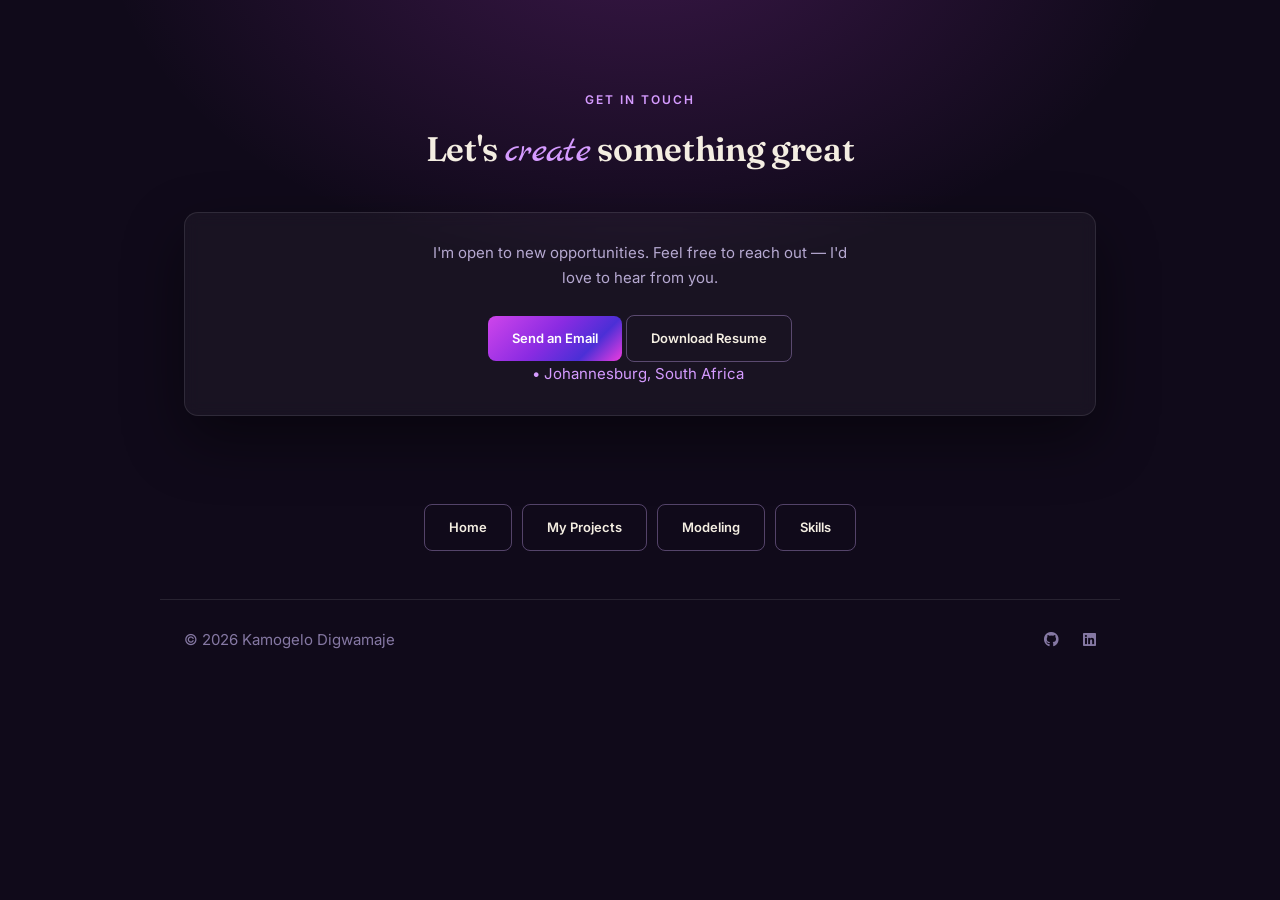
<file: contacts.html>
<!DOCTYPE html>
<html lang="en">
<head>
    <meta charset="UTF-8">
    <meta name="viewport" content="width=device-width, initial-scale=1.0">
    <title>Kamogelo Digwamaje</title>
    <link rel="preconnect" href="https://fonts.googleapis.com">
    <link href="https://fonts.googleapis.com/css2?family=Fraunces:opsz,wght@9..144,300..900&family=Marck+Script&family=Inter:wght@300;400;500;600;700&display=swap" rel="stylesheet">
    <link rel="stylesheet" href="https://cdnjs.cloudflare.com/ajax/libs/font-awesome/6.7.2/css/all.min.css">
    <link rel="stylesheet" href="style.css">
    <link rel="icon" href="./assets/favicon.png" type="image/png">
</head>

    <!-- Contact -->
    <section id="contact">
        <p class="eyebrow center">Get in Touch</p>
        <h2>Let's <span class="script-inline">create</span> something great</h2>
        <div class="card contact-card">
            <p>I'm open to new opportunities. Feel free to reach out — I'd love to hear from you.</p>
            <a href="https://mail.google.com/mail/?view=cm&to=kamololadm@gmail.com&subject=Hello!" target="_blank"
            class="btn">Send an Email</a>
            <a href="./assets/Kamogelo_Digwamaje_Resume.pdf" target="_blank" class="btn btn-ghost">Download Resume</a>
 
            <br>
            <span class="dot">• Johannesburg, South Africa</span>
            </div>
        </div>
    </section>

    <div class="page-links">
        <a href="./index.html" class="btn btn-ghost">Home</a>
        <a href="./projects.html" class="btn btn-ghost">My Projects</a>
        <a href="./modeling.html" class="btn btn-ghost">Modeling</a>
        <a href="./skills.html" class="btn btn-ghost">Skills</a>
    </div>

    <!-- nyawo -->
    <footer>
        <span>© 2026 Kamogelo Digwamaje</span>
        <div class="footer-links">
            <a href="https://github.com/kamololadm-png" target="_blank">
            <i class="fa-brands fa-github"></i>
            </a>
            <a href="https://www.linkedin.com/in/kamogelo-digwamaje-b29602320" target="_blank">
            <i class="fa-brands fa-linkedin"></i>
            </a>
        </div>
    </footer>

</body>
</html>
</file>
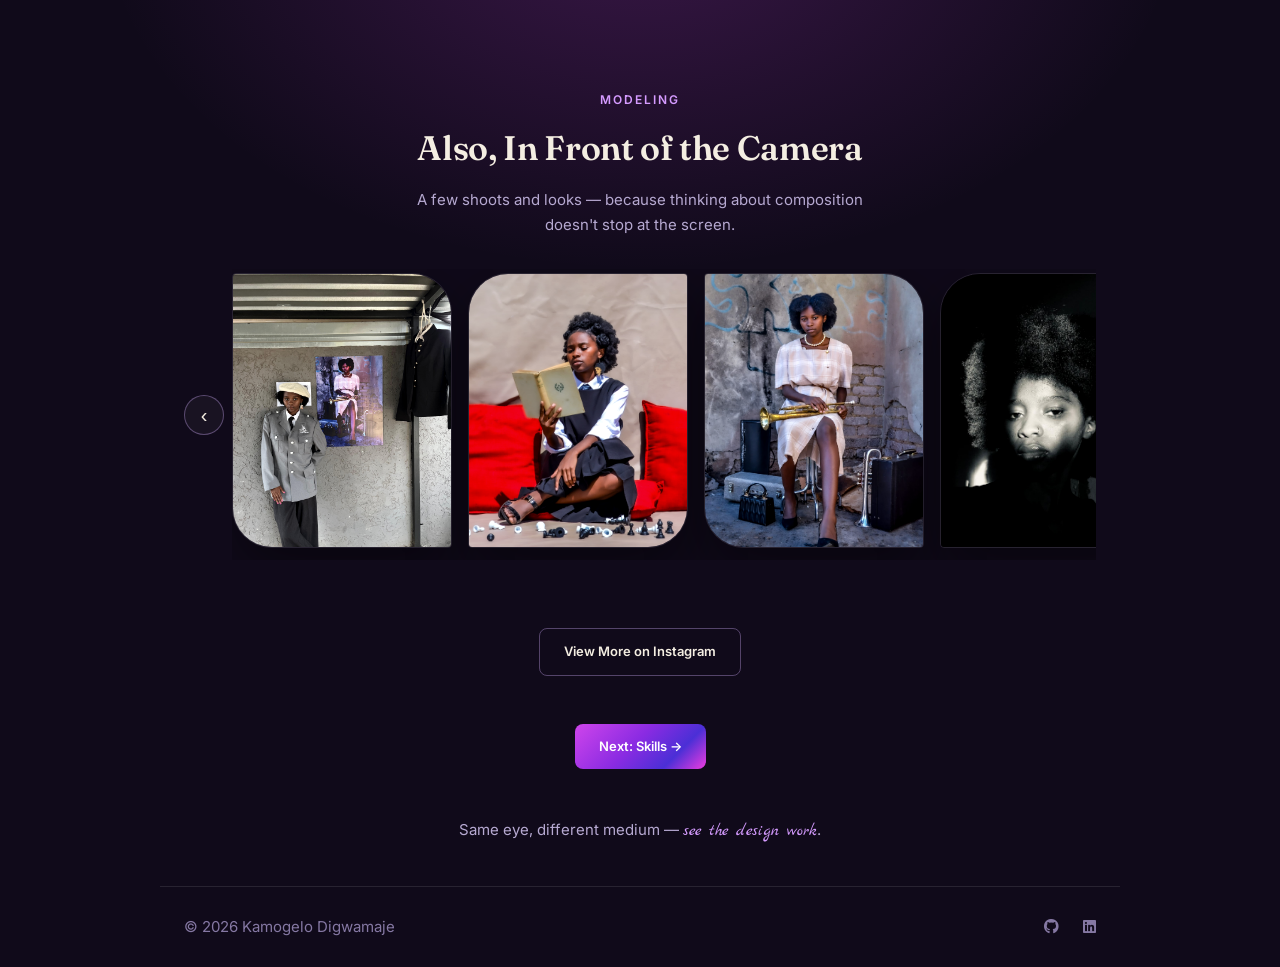
<file: modeling.html>
<!DOCTYPE html>
<html lang="en">
<head>
    <meta charset="UTF-8">
    <meta name="viewport" content="width=device-width, initial-scale=1.0">
    <title>Kamogelo Digwamaje</title>
    <link rel="preconnect" href="https://fonts.googleapis.com">
    <link href="https://fonts.googleapis.com/css2?family=Fraunces:opsz,wght@9..144,300..900&family=Marck+Script&family=Inter:wght@300;400;500;600;700&display=swap" rel="stylesheet">
    <link rel="stylesheet" href="https://cdnjs.cloudflare.com/ajax/libs/font-awesome/6.7.2/css/all.min.css">
    <link rel="stylesheet" href="style.css">
    <link rel="icon" href="./assets/favicon.png" type="image/png">
</head>

<body>
    <section id="modeling">
    <p class="eyebrow center">Modeling</p>
    <h2>Also, In Front of the Camera</h2>
    <p class="section-intro">A few shoots and looks — because thinking about composition doesn't stop at the screen.</p>

    <div class="carousel">
        <button class="carousel-btn carousel-prev" aria-label="Scroll left">&#8249;</button>

        <div class="carousel-track">
            <!--figure class="carousel-item"><img src="./Assets/modeling-4.jpg" alt="Kamogelo — lookbook"></figure-->
            <figure class="carousel-item"><img src="./assets/editorial.jpg" alt="Kamogelo — editorial shoot"></figure>
            <figure class="carousel-item"><img src="./assets/studio-shoot.jpg" alt="Kamogelo — studio shoot"></figure>
            <figure class="carousel-item"><img src="./assets/portrait.jpg" alt="Kamogelo — portrait"></figure>
            <figure class="carousel-item">
                <a href="https://lookbook-git-main-i-hubafrica-jhb.vercel.app">
                    <img src="./assets/hair1.jpg" alt="Kamogelo — editorial shoot">
                </a>
            </figure>

        <button class="carousel-btn carousel-next" aria-label="Scroll right">&#8250;</button>
        </div>
    </section>
        
        <div class="gallery-cta">
            <a href="https://www.instagram.com/lolalollipop_19/" target="_blank" class="btn btn-ghost">View More on Instagram</a>
                <div class="page-nav">
                    <a href="./skills.html" class="btn page-nav-btn">Next: Skills →</a>
                </div>
        
            <p class="section-intro" style="margin-top: 32px;">
                Same eye, different medium — <a href="./projects.html" class="script-inline">see the design work</a>.
            </p>
        </div> 
    </section>

    </section>

    <!-- nyawo -->
    <footer>
        <span>© 2026 Kamogelo Digwamaje</span>
        <div class="footer-links">
            <a href="https://github.com/kamololadm-png" target="_blank">
            <i class="fa-brands fa-github"></i>
            </a>
            <a href="https://www.linkedin.com/in/kamogelo-digwamaje-b29602320" target="_blank">
            <i class="fa-brands fa-linkedin"></i>
            </a>
        </div>
    </footer>
<script src="./carousel.js"></script>
</body>
</html>
</file>
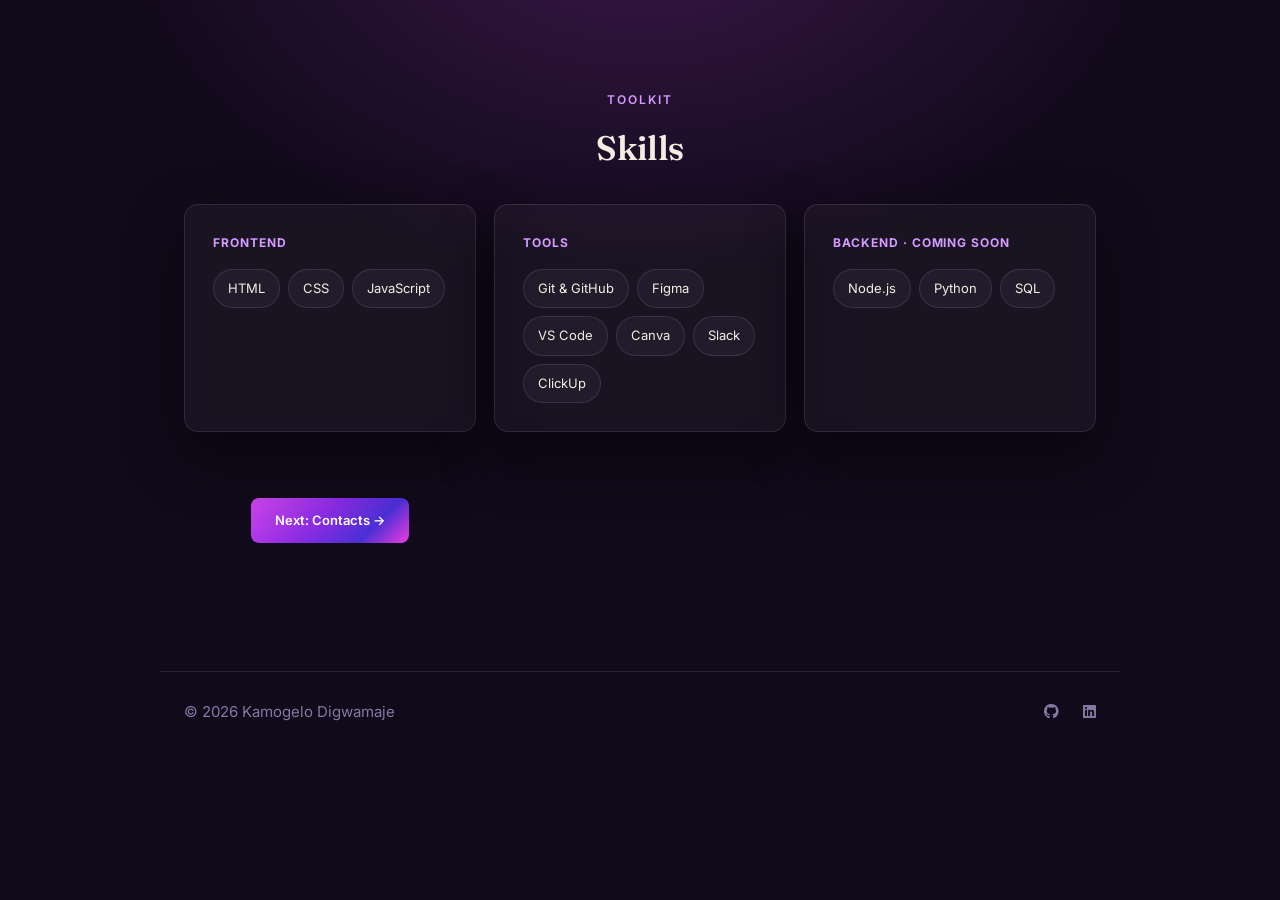
<file: skills.html>
<!DOCTYPE html>
<html lang="en">
<head>
    <meta charset="UTF-8">
    <meta name="viewport" content="width=device-width, initial-scale=1.0">
    <title>Kamogelo Digwamaje</title>
    <link rel="preconnect" href="https://fonts.googleapis.com">
    <link href="https://fonts.googleapis.com/css2?family=Fraunces:opsz,wght@9..144,300..900&family=Marck+Script&family=Inter:wght@300;400;500;600;700&display=swap" rel="stylesheet">
    <link rel="stylesheet" href="https://cdnjs.cloudflare.com/ajax/libs/font-awesome/6.7.2/css/all.min.css">
    <link rel="stylesheet" href="style.css">
    <link rel="icon" href="./assets/favicon.png" type="image/png">
</head>

<!-- Skills -->
    <section id="skills">
        <p class="eyebrow center">Toolkit</p>
        <h2>Skills</h2>
        <div class="grid-3">

            <div class="card">
                <h3 class="skill-group-title">Frontend</h3>
                <div class="chip-list">
                    <span class="chip">HTML</span>
                    <span class="chip">CSS</span>
                    <span class="chip">JavaScript</span>
                </div>
            </div>

            <div class="card">
                <h3 class="skill-group-title">Tools</h3>
                <div class="chip-list">
                    <span class="chip">Git & GitHub</span>
                    <span class="chip">Figma</span>
                    <span class="chip">VS Code</span>
                    <span class="chip">Canva</span>
                    <span class="chip">Slack</span>
                    <span class="chip">ClickUp</span>
                </div>
            </div>

            <div class="card">
                <h3 class="skill-group-title">Backend · Coming Soon</h3>
                <div class="chip-list">
                    <span class="chip">Node.js</span>
                    <span class="chip">Python</span>
                    <span class="chip">SQL</span>
                </div>
            </div>
                <div class="page-nav">
                    <a href="./contacts.html" class="btn page-nav-btn">Next: Contacts →</a>
            </div>

        </div>
    </section>

    <!-- nyawo -->
    <footer>
        <span>© 2026 Kamogelo Digwamaje</span>
        <div class="footer-links">
            <a href="https://github.com/kamololadm-png" target="_blank">
            <i class="fa-brands fa-github"></i>
            </a>
            <a href="https://www.linkedin.com/in/kamogelo-digwamaje-b29602320" target="_blank">
            <i class="fa-brands fa-linkedin"></i>
            </a>
        </div>
    </footer>

</body>
</html>
</file>
<file: style.css>
:root {
    --bg:           #100a1a;
    --bg-glow:      radial-gradient(ellipse 900px 600px at 50% -10%, rgba(207, 69, 235, 0.22), transparent 60%);
    --gradient:     linear-gradient(135deg, #cf45eb 0%, #8a2be2 45%, #4b2fd6 75%, #ee3cdf 100%);
    --card:         rgba(255, 255, 255, 0.04);
    --card-hover:   rgba(255, 255, 255, 0.06);
    --border:       rgba(255, 255, 255, 0.10);
    --border-strong:rgba(212, 175, 255, 0.35);
    --accent:       #d59bff;
    --accent-solid: #b565f0;
    --text:         #f4eee2;
    --muted:        #b6a9d1;
    --muted-dim:    #8578a3;
    --shadow:       0 24px 60px rgba(0, 0, 0, 0.45);
    --radius:       14px;
    --radius-edit:  4px 40px 4px 40px;
    --serif:        'Fraunces', serif;
    --script:       'Marck Script', cursive;
    --sans:         'Inter', sans-serif;
}

*, *::before, *::after {
    box-sizing: border-box; margin: 0; padding: 0;
}

html {
    scroll-behavior: smooth;
}

body {
    font-family: var(--sans);
    background: var(--bg-glow), var(--bg);
    background-attachment: fixed;
    color: var(--text);
    font-size: 15px;
    line-height: 1.65;
}

a {
    text-decoration: none; color: inherit;
}

ul {
    list-style: none;
}

section {
    max-width: 960px;
    margin: 0 auto;
    padding: 90px 24px 40px;
}

/* ── Section headers ─────────────────────── */
.eyebrow {
    font-family: var(--sans);
    font-size: 12px;
    font-weight: 600;
    letter-spacing: 0.16em;
    text-transform: uppercase;
    color: var(--accent);
    margin-bottom: 10px;
}

.eyebrow.center {
    text-align: center;
}

section h2 {
    font-family: var(--serif);
    font-size: 34px;
    font-weight: 600;
    margin-bottom: 28px;
    letter-spacing: -0.01em;
    color: var(--text);
    text-align: center;
}

.script-inline {
    font-family: var(--script);
    font-weight: 400;
    color: var(--accent);
    font-size: 1.15em;
}

/* ── Hero ────────────────────────────────── */
#home {
    padding-top: 130px;
}

.hero-grid {
    display: grid;
    grid-template-columns: 1.15fr 0.85fr;
    gap: 56px;
    align-items: center;
}

.hero-text .eyebrow {
    margin-bottom: 18px;
}

.hero-name {
    font-family: var(--serif);
    font-weight: 600;
    font-size: clamp(44px, 6.2vw, 76px);
    line-height: 0.98;
    letter-spacing: -0.02em;
    margin-bottom: 14px;
}

.hero-name span {
    display: block;
    background: var(--gradient);
    -webkit-background-clip: text;
    background-clip: text;
    color: transparent;
}

.hero-script {
    font-family: var(--script);
    font-size: 26px;
    color: var(--accent);
    transform: rotate(-2deg);
    transform-origin: left center;
    margin-bottom: 18px;
}

.hero-copy {
    color: var(--muted);
    max-width: 440px;
    margin-bottom: 30px;
}

.home-links {
    display: flex;
    flex-wrap: wrap;
    gap: 10px;
    margin-bottom: 26px;
}

.hero-meta {
    display: flex;
    flex-wrap: wrap;
    align-items: center;
    gap: 16px;
}

.pill {
    display: inline-flex;
    align-items: center;
    font-size: 12px;
    font-weight: 600;
    letter-spacing: 0.02em;
    padding: 8px 16px;
    border-radius: 100px;
    border: 1px solid var(--border-strong);
    background: rgba(213, 155, 255, 0.08);
    color: var(--accent);
}

.location {
    font-size: 16px;
    color: var(--muted-dim);
}

.dot {
    color: var(--accent);
    margin-right: 4px;
}

.hero-photo {
    aspect-ratio: 4 / 5;
    border-radius: var(--radius-edit);
    overflow: hidden;
    position: relative;
    box-shadow: var(--shadow);
    border: 1px solid var(--border);
}

.hero-photo::after {
    content: "";
    position: absolute;
    inset: 0;
    /*background: var(--gradient);*/
    mix-blend-mode: color;
    opacity: 0.35;
    pointer-events: none;
}

.hero-photo img {
    width: 100%;
    height: 100%;
    object-fit: cover;
    object-position: top;
    filter: grayscale(10%) contrast(1.05);
}

/* ── Buttons ─────────────────────────────── */
.btn {
    display: inline-block;
    background: var(--gradient);
    color: #fff;
    padding: 12px 24px;
    border-radius: 8px;
    font-size: 13px;
    font-weight: 600;
    border: none;
    cursor: pointer;
    transition: opacity 0.2s, transform 0.2s;
}

.btn:hover {
    opacity: 0.9; transform: translateY(-1px);
}

.btn.btn-ghost {
    background: transparent;
    color: var(--text);
    border: 1.5px solid var(--border-strong);
}

.btn.btn-ghost:hover {
    border-color: var(--accent);
    color: var(--accent);
}

.btn.btn-sm {
    padding: 8px 16px;
    font-size: 12px;
}

/* ── Card ────────────────────────────────── */
.card {
    background: var(--card);
    border: 1px solid var(--border);
    border-radius: var(--radius);
    box-shadow: var(--shadow);
    padding: 28px;
    backdrop-filter: blur(8px);
    transition: transform 0.2s, box-shadow 0.2s, border-color 0.2s;
}

.card:hover {
    transform: translateY(-3px);
    border-color: var(--border-strong);
    background: var(--card-hover);
}

/* ── About ───────────────────────────────── */
#about .card p {
    color: var(--muted);
    margin-bottom: 14px;
}

#about .card p:last-child {
    margin-bottom: 0;
}

#about .card strong {
    color: var(--text);
    font-weight: 600;
}

/* ── What I Do ───────────────────────────── */
.grid-4 {
    display: grid;
    grid-template-columns: repeat(4, 1fr);
    gap: 18px;
}

.do-card {
    position: relative;
}

.do-index {
    display: block;
    font-family: var(--serif);
    font-size: 26px;
    font-weight: 600;
    color: transparent;
    -webkit-text-stroke: 1px var(--border-strong);
    margin-bottom: 12px;
}

.do-card h3 {
    font-family: var(--serif);
    font-size: 17px;
    font-weight: 600;
    margin-bottom: 8px;
}

.do-card p {
    font-size: 13px;
    color: var(--muted);
}

/* ── Modeling ────────────────────────────── */
.carousel {
    position: relative;
    display: flex;
    align-items: center;
    gap: 8px;
}

.carousel-track {
    display: flex;
    gap: 16px;
    overflow-x: auto;
    scroll-snap-type: x mandatory;
    scroll-behavior: smooth;
    padding: 4px 4px 12px;
    scrollbar-width: none;
}

.carousel-track::-webkit-scrollbar {
    display: none;
}

.carousel-item {
    flex: 0 0 220px;
    aspect-ratio: 4 / 5;
    scroll-snap-align: start;
    overflow: hidden;
    border-radius: var(--radius-edit);
    border: 1px solid var(--border);
    box-shadow: var(--shadow);
}

.carousel-item a {
    display: block;
    width: 100%;
    height: 100%;
}

.carousel-item:nth-child(even) {
    border-radius: 40px 4px 40px 4px;
}

.carousel-item img {
    width: 100%;
    height: 100%;
    object-fit: cover;
    object-position: top;
    filter: grayscale(10%) contrast(1.05);
    transition: transform 0.4s ease;
}

.carousel-item:hover img {
    transform: scale(1.05);
}

.carousel-btn {
    flex-shrink: 0;
    width: 40px;
    height: 40px;
    border-radius: 50%;
    border: 1px solid var(--border-strong);
    background: rgba(255, 255, 255, 0.04);
    color: var(--text);
    font-size: 20px;
    line-height: 1;
    cursor: pointer;
    transition: border-color 0.2s, color 0.2s;
}

.carousel-btn:hover {
    border-color: var(--accent);
    color: var(--accent);
}

@media (max-width: 640px) {
    .carousel-item { flex-basis: 160px; }
}

.section-intro {
    text-align: center;
    color: var(--muted);
    max-width: 480px;
    margin: -16px auto 32px;
}

.gallery-grid {
    display: grid;
    grid-template-columns: repeat(3, 1fr);
    gap: 16px;
}

.gallery-item {
    position: relative;
    aspect-ratio: 4 / 5;
    overflow: hidden;
    border-radius: var(--radius-edit);
    border: 1px solid var(--border);
    box-shadow: var(--shadow);
}

.gallery-item:nth-child(even) {
    border-radius: 40px 4px 40px 4px;
}

.gallery-item img {
    width: 100%;
    height: 100%;
    object-fit: cover;
    object-position: top;
    filter: grayscale(10%) contrast(1.05);
    transition: transform 0.4s ease;
}

.gallery-item:hover img {
    transform: scale(1.05);
}

.gallery-item figcaption {
    position: absolute;
    left: 0; right: 0; bottom: 0;
    padding: 20px 14px 12px;
    background: linear-gradient(to top, rgba(6, 3, 12, 0.85), transparent);
    font-size: 11px;
    font-weight: 600;
    letter-spacing: 0.08em;
    text-transform: uppercase;
    color: var(--text);
}

.gallery-cta {
    text-align: center;
    margin-top: 28px;
}

/* ── Projects ────────────────────────────── */
.grid-2 {
    display: grid;
    grid-template-columns: 1fr 1fr;
    gap: 18px;
}

.project-card {
    display: flex; flex-direction: column;
    position: relative;
}

.look-tag {
    align-self: flex-start;
    font-family: var(--sans);
    font-size: 11px;
    font-weight: 700;
    letter-spacing: 0.1em;
    text-transform: uppercase;
    color: var(--accent);
    background: rgba(213, 155, 255, 0.08);
    border: 1px solid var(--border-strong);
    padding: 4px 10px;
    border-radius: 100px;
    margin-bottom: 14px;
}

.project-card img {
    width: 100%;
    height: 100px;
    object-fit: contain;
    border-radius: 8px 8px 0 0;
    padding: 16px;
    /*filter: brightness(0) invert(1);*/
    opacity: 0.85;*/
}

.project-card h3 {
    font-family: var(--serif);
    font-size: 18px;
    font-weight: 600;
    margin-bottom: 8px;
}

.project-card p {
    font-size: 13px;
    color: var(--muted);
    flex: 1;
    margin-bottom: 14px;
}

.tags {
    display: flex;
    flex-wrap: wrap;
    gap: 6px;
    margin-bottom: 16px;
}

.tag {
    font-size: 11px;
    font-weight: 500;
    padding: 3px 10px;
    background: rgba(255, 255, 255, 0.05);
    color: var(--muted);
    border-radius: 100px;
    border: 1px solid var(--border);
}

.project-btns {
    display: flex; flex-wrap: wrap; gap: 8px;
}

/* ── Skills ──────────────────────────────── */
.grid-3 {
    display: grid;
    grid-template-columns: 1fr 1fr 1fr;
    gap: 18px;
}

.skill-group-title {
    font-family: var(--sans);
    font-size: 12px;
    font-weight: 700;
    letter-spacing: 0.08em;
    text-transform: uppercase;
    color: var(--accent);
    margin-bottom: 16px;
}

.chip-list {
    display: flex;
    flex-wrap: wrap;
    gap: 8px;
}

.chip {
    font-size: 13px;
    color: var(--text);
    padding: 8px 14px;
    background: rgba(255, 255, 255, 0.04);
    border: 1px solid var(--border);
    border-radius: 100px;
    transition: border-color 0.2s, color 0.2s;
}

.chip:hover {
    border-color: var(--accent);
    color: var(--accent);
}

/* ── Contact ─────────────────────────────── */
.contact-card { text-align: center; }

.contact-card p {
    color: var(--muted);
    max-width: 440px;
    margin: 0 auto 24px;
}

.contact-info {
    display: flex;
    justify-content: center;
    gap: 32px;
    margin-top: 24px;
    font-size: 13px;
    color: var(--muted);
    flex-wrap: wrap;
}

.page-links {
    display: flex;
    flex-wrap: wrap;
    justify-content: center;
    gap: 10px;
    margin: 48px 0;
}

/* ── nyawo ──────────────────────────────── */
footer {
    max-width: 960px;
    margin: 40px auto 0;
    padding: 28px 24px;
    border-top: 1px solid var(--border);
    display: flex;
    justify-content: space-between;
    align-items: center;
    font-size: 15px;
    color: var(--muted-dim);
    flex-wrap: wrap;
    gap: 12px;
}

.footer-links {
    display: flex; gap: 24px;
}

.footer-links a {
    color: var(--muted-dim);
    font-weight: 500;
    transition: color 0.2s;
}

.footer-links a:hover {
    color: var(--accent);
}

.social-icons a {
    color: #333;
    font-size: 40px;
    margin: 0 10px;
    text-decoration: none;
    transition: color 0.3s ease;
}

.social-icons a:hover {
    color: #8716bb; 
}

.page-nav {
    text-align: center;
    margin: 48px 0;
}

.page-nav-btn {
    display: inline-flex;
    align-items: center;
    gap: 6px;
}

/* ── Case Study Modal ────────────────────── */
.modal-overlay {
    display: none;
    position: fixed;
    inset: 0;
    background: rgba(6, 3, 12, 0.7);
    backdrop-filter: blur(6px);
    z-index: 200;
    align-items: center;
    justify-content: center;
    padding: 24px;
}

.modal-overlay.open {
    display: flex;
}

.modal {
    background: #171021;
    border: 1px solid var(--border-strong);
    border-radius: var(--radius);
    max-width: 640px;
    width: 100%;
    max-height: 85vh;
    overflow-y: auto;
    padding: 32px;
    position: relative;
    box-shadow: 0 20px 60px rgba(0, 0, 0, 0.55);
}

.modal-close {
    position: absolute;
    top: 16px;
    right: 16px;
    background: none;
    border: none;
    font-size: 22px;
    line-height: 1;
    cursor: pointer;
    color: var(--muted);
    padding: 4px 8px;
    border-radius: 8px;
    transition: background 0.2s, color 0.2s;
}

.modal-close:hover {
    background: rgba(255, 255, 255, 0.06);
    color: var(--accent);
}

.modal h3 {
    font-family: var(--serif);
    font-size: 22px;
    font-weight: 600;
    margin-bottom: 20px;
    padding-right: 32px;
}

.modal-body h4 {
    font-size: 13px;
    font-weight: 700;
    text-transform: uppercase;
    letter-spacing: 0.06em;
    color: var(--accent);
    margin-top: 20px;
    margin-bottom: 6px;
}

.modal-body h4:first-child {
    margin-top: 0;
}

.modal-body p {
    font-size: 14px;
    color: var(--muted);
    margin-bottom: 4px;
}

@media (max-width: 780px) {
    .hero-grid {
        grid-template-columns: 1fr;
    }

    .hero-photo {
        aspect-ratio: 4 / 3;
        order: -1;
    }

    .hero-script { transform: rotate(0); }

    .grid-4 { grid-template-columns: 1fr 1fr; }
    .gallery-grid { grid-template-columns: 1fr 1fr; }
}

@media (max-width: 640px) {
    nav { padding: 0 20px; }
    nav ul { gap: 16px; }

    .grid-2, .grid-3, .grid-4, .gallery-grid { grid-template-columns: 1fr; }

    footer { justify-content: center; text-align: center; }
    .footer-links { justify-content: center; }
}
</file>
